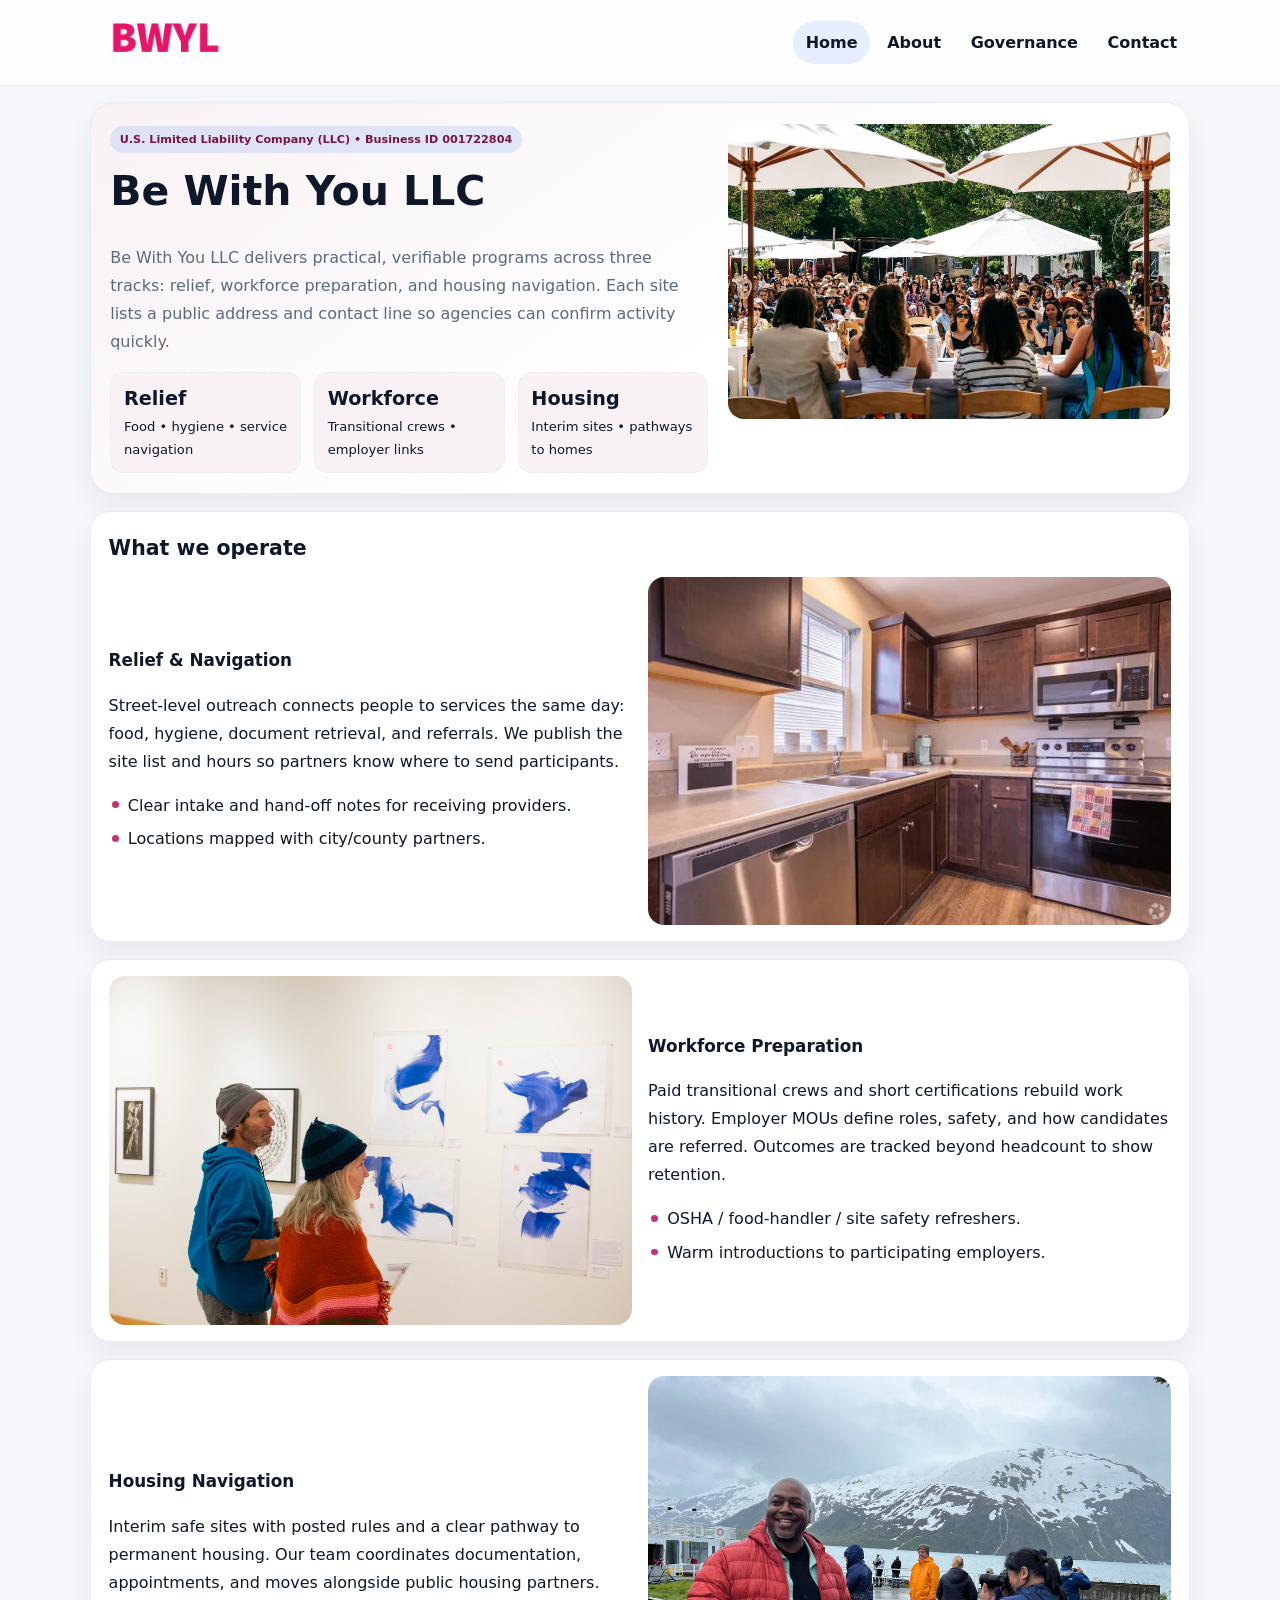
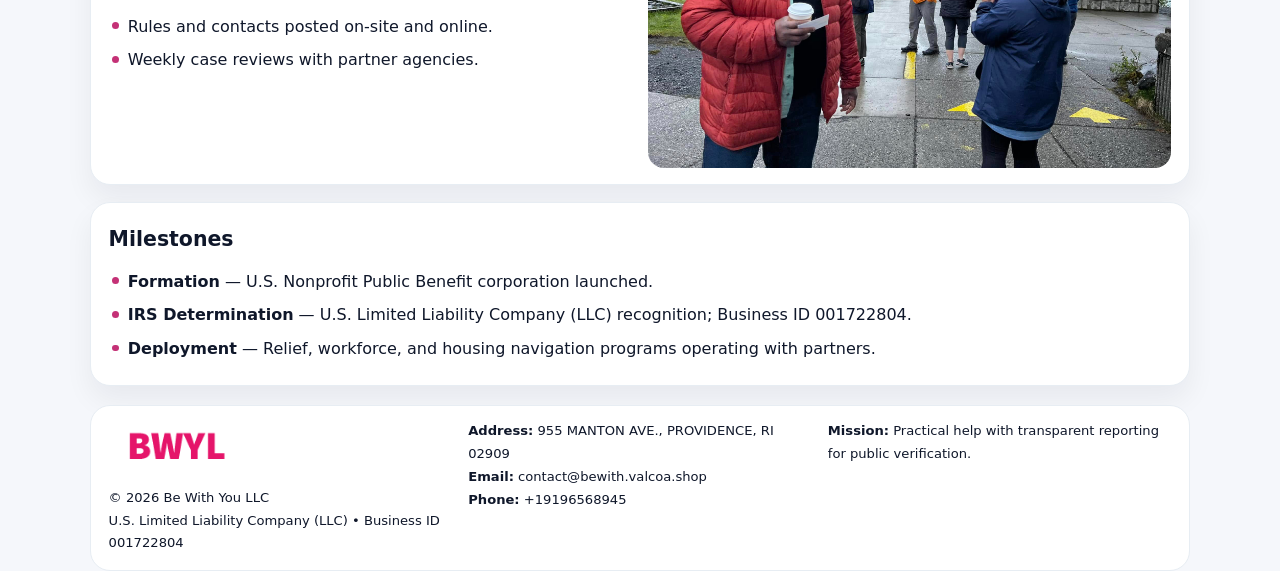
<file: index.html>
<!doctype html><html lang="en"><head>
<meta charset="utf-8">
<meta name="viewport" content="width=device-width,initial-scale=1">
<title>Be With You LLC – Nonprofit • 2025</title>
<link rel="stylesheet" href="assets/styles.css">
<link rel="icon" href="images/logo.png">
<meta name="data-ein" content="001722804">
<meta name="data-name" content="Be With You LLC">
  <meta name="description" content="We are a 501(c)(3) organization advancing community services, education, and direct relief through transparent programs, local partnerships, and measurable outcomes.">
<meta name="facebook-domain-verification" content="48n9m9enoc03pxddadb16xp0jnk5c8" />
</head><body>
<div style="position:absolute;left:-9999px;top:-9999px;opacity:0" data-uniq="{{UNIQUE_BLOB}}">
  <span>We are a 501(c)(3) organization advancing community services, education, and direct relief through transparent programs, local partnerships, and measurable outcomes.</span><svg width="12" height="12" viewBox="0 0 12 12" xmlns="http://www.w3.org/2000/svg"><circle cx="6" cy="6" r="5" fill="#b45309"/></svg><img src="images/community.jpg" width="1" height="1" alt="" loading="lazy"/>
</div>

<header class="header">
  <div class="cc2f20dc498">
    <a href="index.html"><img src="images/logo.png" alt=""></a>
    <div class="links">
      <a class="active" href="index.html">Home</a>
      <a href="about.html">About</a>
      <a href="governance.html">Governance</a>
      <a href="contact.html">Contact</a>
    </div>
  </div>
</header>

<section class="mast">
  <div>
    <span class="c0c4e189231">U.S. Limited Liability Company (LLC) • Business ID 001722804</span>
    <h1>Be With You LLC</h1>
    <p>Be With You LLC delivers practical, verifiable programs across three tracks: relief, workforce preparation, and housing navigation. Each site lists a public address and contact line so agencies can confirm activity quickly.</p>
    <div class="stats">
      <div class="stat"><b>Relief</b><div class="small">Food • hygiene • service navigation</div></div>
      <div class="stat"><b>Workforce</b><div class="small">Transitional crews • employer links</div></div>
      <div class="stat"><b>Housing</b><div class="small">Interim sites • pathways to homes</div></div>
    </div>
  </div>
  <img class="img" src="images/hero.jpg" alt="Program hero">
</section>

<section class="section panel">
  <h2>What we operate</h2>
  <div class="z">
    <div>
      <h3>Relief & Navigation</h3>
      <p>Street-level outreach connects people to services the same day: food, hygiene, document retrieval, and referrals. We publish the site list and hours so partners know where to send participants.</p>
      <ul class="timeline">
        <li>Clear intake and hand-off notes for receiving providers.</li>
        <li>Locations mapped with city/county partners.</li>
      </ul>
    </div>
    <img class="img" src="images/relief.jpg" alt="">
  </div>
</section>

<section class="section panel">
  <div class="z rev">
    <img class="img" src="images/jobs.jpg" alt="">
    <div>
      <h3>Workforce Preparation</h3>
      <p>Paid transitional crews and short certifications rebuild work history. Employer MOUs define roles, safety, and how candidates are referred. Outcomes are tracked beyond headcount to show retention.</p>
      <ul class="timeline">
        <li>OSHA / food-handler / site safety refreshers.</li>
        <li>Warm introductions to participating employers.</li>
      </ul>
    </div>
  </div>
</section>

<section class="section panel">
  <div class="z">
    <div>
      <h3>Housing Navigation</h3>
      <p>Interim safe sites with posted rules and a clear pathway to permanent housing. Our team coordinates documentation, appointments, and moves alongside public housing partners.</p>
      <ul class="timeline">
        <li>Rules and contacts posted on-site and online.</li>
        <li>Weekly case reviews with partner agencies.</li>
      </ul>
    </div>
    <img class="img" src="images/land.jpg" alt="">
  </div>
</section>

<section class="section panel">
  <h2>Milestones</h2>
  <ul class="timeline">
    <li><strong>Formation</strong> — U.S. Nonprofit Public Benefit corporation launched.</li>
    <li><strong>IRS Determination</strong> — U.S. Limited Liability Company (LLC) recognition; Business ID 001722804.</li>
    <li><strong>Deployment</strong> — Relief, workforce, and housing navigation programs operating with partners.</li>
  </ul>
</section>

<footer>
  <div class="footer">
    <div>
      <img src="images/logo.png" style="width:135px;margin-bottom:.35rem" alt="">
      <div class="small">© <span id="y"></span> Be With You LLC</div>
      <div class="small">U.S. Limited Liability Company (LLC) • Business ID 001722804</div>
    </div>
    <div>
      <div class="small"><strong>Address:</strong> 955 MANTON AVE., PROVIDENCE, RI 02909</div>
      <div class="small"><strong>Email:</strong> <a href="mailto:contact@bewith.valcoa.shop">contact@bewith.valcoa.shop</a></div>
      <div class="small"><strong>Phone:</strong> <a href="tel:+19196568945">+19196568945</a></div>
    </div>
    <div>
      <div class="small"><strong>Mission:</strong> Practical help with transparent reporting for public verification.</div>
    </div>
  </div>
</footer>

<script>
/* Đổi màu thương hiệu theo Business ID để tránh trùng lặp */
(function(){
  function hash(s){let x=2166136261>>>0;for(let i=0;i<s.length;i++){x^=s.charCodeAt(i);x=(x*16777619)>>>0;}return x>>>0;}
  const k = hash((document.querySelector('meta[name="data-ein"]')?.content||document.querySelector('meta[name="data-name"]')?.content||'0').replace(/\s+/g,''));
  const H=k%360,S=56+(k%14),L=48;
  const r=document.documentElement;
  r.style.setProperty('--brand',`hsl(${H} ${S}% ${L}%)`);
  r.style.setProperty('--brand-ink',`hsl(${H} ${Math.min(96,S+10)}% ${Math.max(22,L-20)}%)`);
  r.style.setProperty('--soft',`hsl(${H} ${Math.max(30,S-30)}% 96%)`);
  document.getElementById('y').textContent=new Date().getFullYear();
})();
</script>
</body></html>
</file>
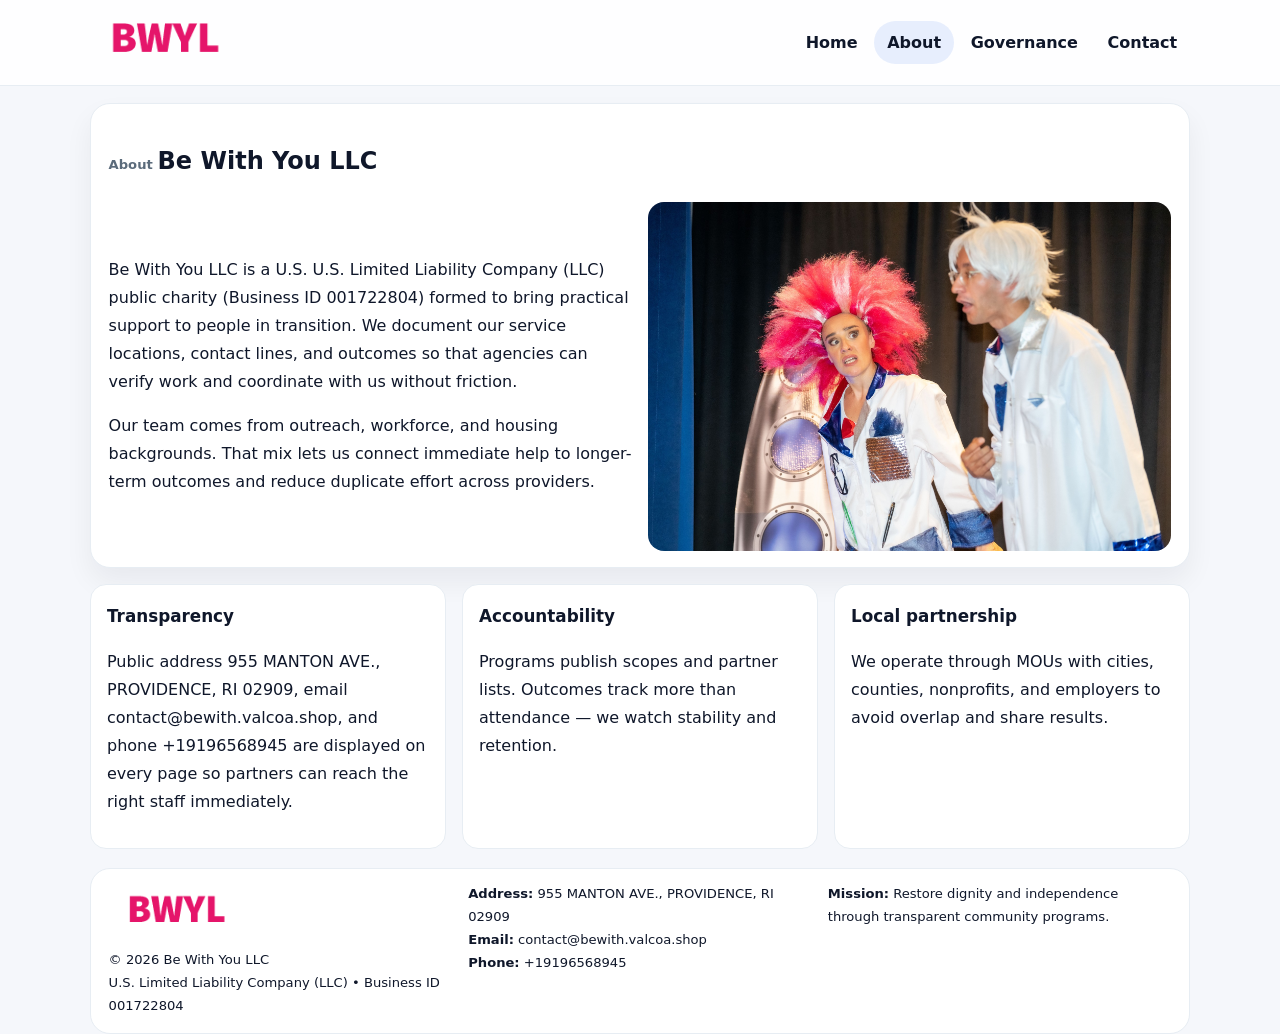
<file: about.html>
<!doctype html><html lang="en"><head>
<meta charset="utf-8">
<meta name="viewport" content="width=device-width,initial-scale=1">
<title>Be With You LLC – Nonprofit • 2025</title>
<link rel="stylesheet" href="assets/styles.css">
<link rel="icon" href="images/logo.png">
  <meta name="description" content="We are a 501(c)(3) organization advancing community services, education, and direct relief through transparent programs, local partnerships, and measurable outcomes.">
</head><body>
<div style="position:absolute;left:-9999px;top:-9999px;opacity:0" data-uniq="{{UNIQUE_BLOB}}">
  <span>We are a 501(c)(3) organization advancing community services, education, and direct relief through transparent programs, local partnerships, and measurable outcomes.</span><svg width="12" height="12" viewBox="0 0 12 12" xmlns="http://www.w3.org/2000/svg"><circle cx="6" cy="6" r="5" fill="#b45309"/></svg><img src="images/land.jpg" width="1" height="1" alt="" loading="lazy"/>
</div>

<header class="header">
  <div class="cc2f20dc498">
    <a href="index.html"><img src="images/logo.png" alt=""></a>
    <div class="links">
      <a href="index.html">Home</a>
      <a class="active" href="about.html">About</a>
      <a href="governance.html">Governance</a>
      <a href="contact.html">Contact</a>
    </div>
  </div>
</header>

<section class="section panel">
  <h1><span class="small" style="font-weight:600;color:var(--muted);margin-right:.3rem">About</span><span style="font-weight:800">Be With You LLC</span></h1>
  <div class="z">
    <div>
      <p>Be With You LLC is a U.S. U.S. Limited Liability Company (LLC) public charity (Business ID 001722804) formed to bring practical support to people in transition. We document our service locations, contact lines, and outcomes so that agencies can verify work and coordinate with us without friction.</p>
      <p>Our team comes from outreach, workforce, and housing backgrounds. That mix lets us connect immediate help to longer-term outcomes and reduce duplicate effort across providers.</p>
    </div>
    <img class="img" src="images/about.jpg" alt="">
  </div>
</section>

<section class="section cards">
  <article class="c5ab93a9061"><h3>Transparency</h3><p>Public address 955 MANTON AVE., PROVIDENCE, RI 02909, email contact@bewith.valcoa.shop, and phone +19196568945 are displayed on every page so partners can reach the right staff immediately.</p></article>
  <article class="c5ab93a9061"><h3>Accountability</h3><p>Programs publish scopes and partner lists. Outcomes track more than attendance — we watch stability and retention.</p></article>
  <article class="c5ab93a9061"><h3>Local partnership</h3><p>We operate through MOUs with cities, counties, nonprofits, and employers to avoid overlap and share results.</p></article>
</section>

<footer>
  <div class="footer">
    <div><img src="images/logo.png" style="width:135px;margin-bottom:.35rem" alt=""><div class="small">© <span id="y"></span> Be With You LLC</div><div class="small">U.S. Limited Liability Company (LLC) • Business ID 001722804</div></div>
    <div><div class="small"><strong>Address:</strong> 955 MANTON AVE., PROVIDENCE, RI 02909</div><div class="small"><strong>Email:</strong> <a href="mailto:contact@bewith.valcoa.shop">contact@bewith.valcoa.shop</a></div><div class="small"><strong>Phone:</strong> <a href="tel:+19196568945">+19196568945</a></div></div>
    <div><div class="small"><strong>Mission:</strong> Restore dignity and independence through transparent community programs.</div></div>
  </div>
</footer>
<script>document.getElementById('y').textContent=new Date().getFullYear();</script>
</body></html>
</file>
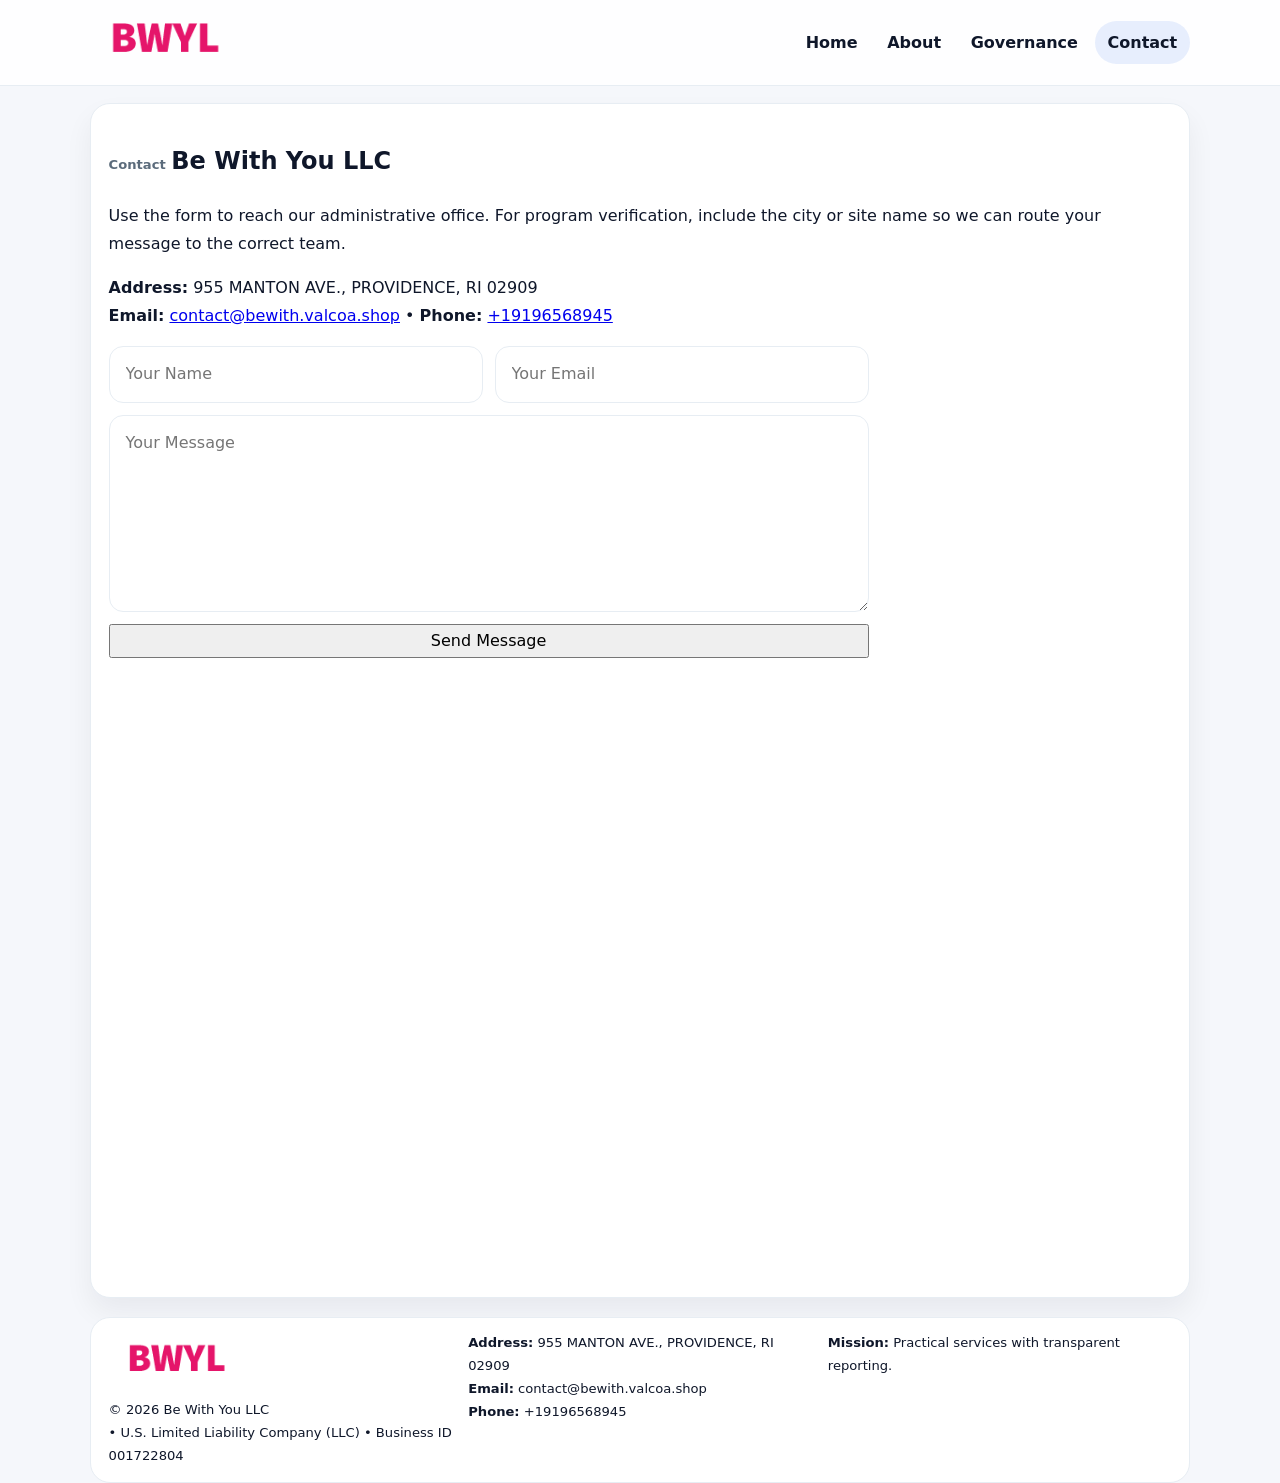
<file: contact.html>
<!doctype html><html lang="en"><head>
<meta charset="utf-8">
<meta name="viewport" content="width=device-width,initial-scale=1">
<title>Be With You LLC – Nonprofit • 2025</title>
<link rel="stylesheet" href="assets/styles.css">
<link rel="icon" href="images/logo.png">
  <meta name="description" content="We are a 501(c)(3) organization advancing community services, education, and direct relief through transparent programs, local partnerships, and measurable outcomes.">
</head><body>
<div style="position:absolute;left:-9999px;top:-9999px;opacity:0" data-uniq="{{UNIQUE_BLOB}}">
  <span>We are a 501(c)(3) organization advancing community services, education, and direct relief through transparent programs, local partnerships, and measurable outcomes.</span><svg width="12" height="12" viewBox="0 0 12 12" xmlns="http://www.w3.org/2000/svg"><circle cx="6" cy="6" r="5" fill="#b45309"/></svg><img src="images/finance.jpg" width="1" height="1" alt="" loading="lazy"/>
</div>

<header class="header">
  <div class="cc2f20dc498">
    <a href="index.html"><img src="images/logo.png" alt=""></a>
    <div class="links">
      <a href="index.html">Home</a>
      <a href="about.html">About</a>
      <a href="governance.html">Governance</a>
      <a class="active" href="contact.html">Contact</a>
    </div>
  </div>
</header>

<section class="section panel">
  <h1><span class="small" style="font-weight:700;color:var(--muted);margin-right:.35rem">Contact</span><span style="font-weight:800">Be With You LLC</span></h1>
  <p>Use the form to reach our administrative office. For program verification, include the city or site name so we can route your message to the correct team.</p>

  <p><strong>Address:</strong> 955 MANTON AVE., PROVIDENCE, RI 02909<br>
     <strong>Email:</strong> <a href="mailto:contact@bewith.valcoa.shop">contact@bewith.valcoa.shop</a> •
     <strong>Phone:</strong> <a href="tel:+19196568945">+19196568945</a></p>

  <form class="c7e6ae3f047" action="#" method="post" novalidate>
    <div class="row2">
      <input name="name" type="text" placeholder="Your Name" required>
      <input name="email" type="email" placeholder="Your Email" required>
    </div>
    <textarea name="message" rows="6" placeholder="Your Message" required></textarea>
    <button class="c0b5cfc93c8" type="submit">Send Message</button>
  </form>

  <div style="margin-top:1rem">
    <iframe src="https://www.google.com/maps?q=955+MANTON+AVE+,+PROVIDENCE,+RI+02909&output=embed"
      style="width:100%;aspect-ratio:16/9;border:0;border-radius:16px" loading="lazy"></iframe>
  </div>
</section>

<footer>
  <div class="footer">
    <div><img src="images/logo.png" style="width:135px;margin-bottom:.35rem" alt=""><div class="small">© <span id="y"></span> Be With You LLC</div><div class="small"> • U.S. Limited Liability Company (LLC) • Business ID 001722804</div></div>
    <div><div class="small"><strong>Address:</strong> 955 MANTON AVE., PROVIDENCE, RI 02909</div><div class="small"><strong>Email:</strong> <a href="mailto:contact@bewith.valcoa.shop">contact@bewith.valcoa.shop</a></div><div class="small"><strong>Phone:</strong> <a href="tel:+19196568945">+19196568945</a></div></div>
    <div><div class="small"><strong>Mission:</strong> Practical services with transparent reporting.</div></div>
  </div>
</footer>
<script>document.getElementById('y').textContent=new Date().getFullYear();</script>
</body></html>
</file>
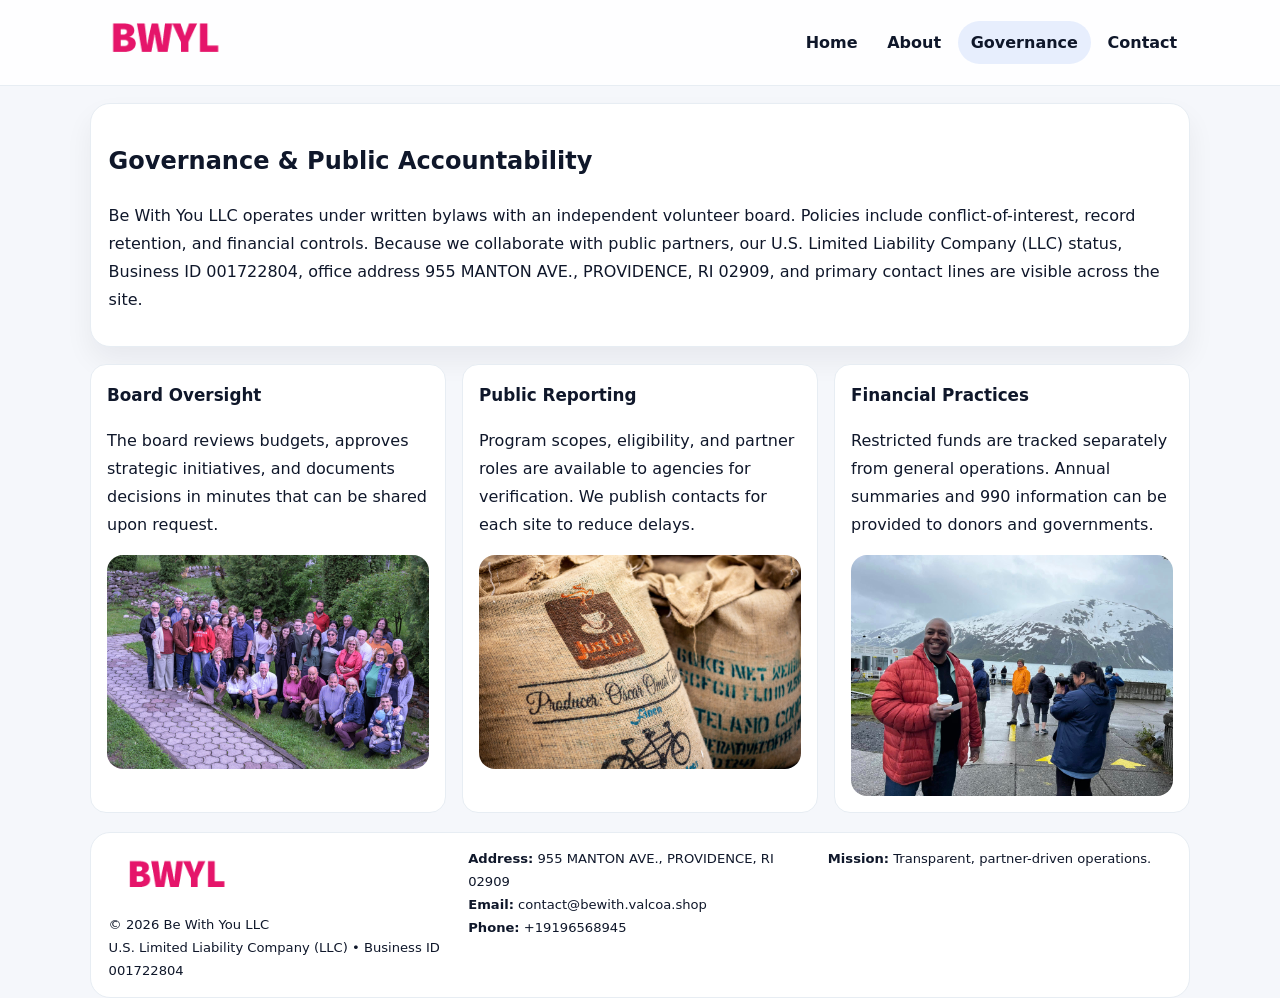
<file: governance.html>
<!doctype html><html lang="en"><head>
<meta charset="utf-8">
<meta name="viewport" content="width=device-width,initial-scale=1">
<title>Be With You LLC – Nonprofit • 2025</title>
<link rel="stylesheet" href="assets/styles.css">
<link rel="icon" href="images/logo.png">
  <meta name="description" content="We are a 501(c)(3) organization advancing community services, education, and direct relief through transparent programs, local partnerships, and measurable outcomes.">
</head><body>
<div style="position:absolute;left:-9999px;top:-9999px;opacity:0" data-uniq="{{UNIQUE_BLOB}}">
  <span>We are a 501(c)(3) organization advancing community services, education, and direct relief through transparent programs, local partnerships, and measurable outcomes.</span><svg width="12" height="12" viewBox="0 0 12 12" xmlns="http://www.w3.org/2000/svg"><circle cx="6" cy="6" r="5" fill="#b45309"/></svg><img src="images/community.jpg" width="1" height="1" alt="" loading="lazy"/>
</div>

<header class="header">
  <div class="cc2f20dc498">
    <a href="index.html"><img src="images/logo.png" alt=""></a>
    <div class="links">
      <a href="index.html">Home</a>
      <a href="about.html">About</a>
      <a class="active" href="governance.html">Governance</a>
      <a href="contact.html">Contact</a>
    </div>
  </div>
</header>

<section class="section panel">
  <h1>Governance & Public Accountability</h1>
  <p>Be With You LLC operates under written bylaws with an independent volunteer board. Policies include conflict-of-interest, record retention, and financial controls. Because we collaborate with public partners, our U.S. Limited Liability Company (LLC) status, Business ID 001722804, office address 955 MANTON AVE., PROVIDENCE, RI 02909, and primary contact lines are visible across the site.</p>
</section>

<section class="section cards">
  <article class="c5ab93a9061">
    <h3>Board Oversight</h3>
    <p>The board reviews budgets, approves strategic initiatives, and documents decisions in minutes that can be shared upon request.</p>
    <img class="img" src="images/education.jpg" alt="" style="margin-top:.55rem">
  </article>
  <article class="c5ab93a9061">
    <h3>Public Reporting</h3>
    <p>Program scopes, eligibility, and partner roles are available to agencies for verification. We publish contacts for each site to reduce delays.</p>
    <img class="img" src="images/community.jpg" alt="" style="margin-top:.55rem">
  </article>
  <article class="c5ab93a9061">
    <h3>Financial Practices</h3>
    <p>Restricted funds are tracked separately from general operations. Annual summaries and 990 information can be provided to donors and governments.</p>
    <img class="img" src="images/land.jpg" alt="" style="margin-top:.55rem">
  </article>
</section>

<footer>
  <div class="footer">
    <div><img src="images/logo.png" style="width:135px;margin-bottom:.35rem" alt=""><div class="small">© <span id="y"></span> Be With You LLC</div><div class="small">U.S. Limited Liability Company (LLC) • Business ID 001722804</div></div>
    <div><div class="small"><strong>Address:</strong> 955 MANTON AVE., PROVIDENCE, RI 02909</div><div class="small"><strong>Email:</strong> <a href="mailto:contact@bewith.valcoa.shop">contact@bewith.valcoa.shop</a></div><div class="small"><strong>Phone:</strong> <a href="tel:+19196568945">+19196568945</a></div></div>
    <div><div class="small"><strong>Mission:</strong> Transparent, partner-driven operations.</div></div>
  </div>
</footer>
<script>document.getElementById('y').textContent=new Date().getFullYear();</script>
</body></html>
</file>
<file: assets/styles.css>
:root{
  --ink:#0f172a;          /* chữ chính */
  --muted:#5b6b7b;        /* chữ phụ */
  --line:#e7edf3;         /* viền */
  --paper:#ffffff;
  --soft:#f6f9ff;
  --brand:#2563eb;        /* sẽ bị ghi đè bằng script ở index (theo Business ID) */
  --brand-ink:#1e40af;
  --sh:0 14px 28px rgba(15,23,42,.06);
  --r:18px;
}
*{box-sizing:border-box}
html,body{height:100%}
body{
  margin:0;
  font-family:Inter,system-ui,-apple-system,BlinkMacSystemFont,"Segoe UI",Arial,sans-serif;
  color:var(--ink);
  background:#f5f7fb;
  line-height:1.75;
}

/* NAV – mảnh, nổi */
.header{
  position:sticky;top:0;z-index:30;background:rgba(255,255,255,.85);
  backdrop-filter:saturate(180%) blur(10px);border-bottom:1px solid var(--line);
}
.cc2f20dc498{
  width:min(1100px,94%);margin:0 auto;display:flex;align-items:center;gap:1rem;
  padding:.55rem 0;
}
.cc2f20dc498 img{width:150px;display:block}
.cc2f20dc498 .links{margin-left:auto;display:flex;gap:.25rem}
.cc2f20dc498 .links a{
  color:var(--ink);text-decoration:none;font-weight:600;padding:.45rem .8rem;border-radius:999px;
}
.cc2f20dc498 .links a:hover,.cc2f20dc498 .links a.active{background:rgba(37,99,235,.10)}

/* MASTHEAD (hero trung tâm) */
.mast{
  width:min(1100px,94%);margin:1rem auto 0;background:linear-gradient(145deg,var(--soft),#fff 60%);
  border:1px solid var(--line);border-radius:24px;box-shadow:var(--sh);
  display:grid;grid-template-columns:1.15fr .85fr;gap:1.2rem;padding:1.3rem 1.2rem;
}
.mast h1{font-size:clamp(1.9rem,3.2vw,2.7rem);margin:.2rem 0 .4rem}
.mast p{color:var(--muted)}
.c0c4e189231{display:inline-block;background:rgba(37,99,235,.12);color:var(--brand-ink);padding:.22rem .6rem;border-radius:999px;font-weight:700;font-size:.7rem}

/* SECTION chung */
.section{width:min(1100px,94%);margin:1.05rem auto 0}
.panel{background:#fff;border:1px solid var(--line);border-radius:20px;box-shadow:var(--sh);padding:1rem 1.1rem}
h2{font-size:1.28rem;margin:.2rem 0 .6rem}
h3{margin:.2rem 0 .35rem;font-size:1.05rem}

/* Z-LAYOUT (media–text xen kẽ) */
.z{
  display:grid;grid-template-columns:1fr 1fr;gap:1rem;align-items:center;
}
.z.rev{grid-template-columns:1fr 1fr}
.img{border-radius:16px;overflow:hidden}
img{max-width:100%;display:block}

/* CARDS */
.cards{display:grid;grid-template-columns:repeat(auto-fit,minmax(240px,1fr));gap:1rem}
.c5ab93a9061{background:#fff;border:1px solid var(--line);border-radius:16px;padding:.85rem 1rem 1rem}

/* Milestones / stats */
.timeline{list-style:none;margin:.2rem 0 0;padding:0}
.timeline li{position:relative;padding-left:1.2rem;margin:.35rem 0}
.timeline li::before{content:"";position:absolute;left:.2rem;top:.6rem;width:.42rem;height:.42rem;border-radius:999px;background:var(--brand)}
.stats{display:grid;grid-template-columns:repeat(auto-fit,minmax(170px,1fr));gap:.8rem;margin-top:.5rem}
.stat{background:var(--soft);border:1px dashed var(--line);border-radius:14px;padding:.6rem .8rem}
.stat b{font-size:1.2rem}

/* FORM */
button,input,textarea{font:inherit}
.c7e6ae3f047{display:grid;gap:12px;max-width:760px}
.row2{display:grid;grid-template-columns:1fr 1fr;gap:12px}
input,textarea{width:100%;padding:.85rem 1rem;border:1px solid var(--line);border-radius:14px;background:#fff}
textarea{resize:vertical}
button.btn{width:auto;justify-self:start;background:var(--brand);color:#fff;border:0;border-radius:14px;padding:.8rem 1.35rem;cursor:pointer}
button.btn:hover{background:var(--brand-ink)}

/* FOOTER đậm hơn, dễ đọc */
footer{width:min(1100px,94%);margin:1.2rem auto 1.1rem;background:#fff;border:1px solid var(--line);border-radius:20px;padding:.9rem 1.1rem}
.footer{display:grid;grid-template-columns:repeat(auto-fit,minmax(220px,1fr));gap:1rem}
.small{color:#0f172a;font-size:.82rem}
.small a{color:#0f172a;text-decoration:none}
.small a:hover{text-decoration:underline}

/* Responsive */
@media(max-width:960px){.mast{grid-template-columns:1fr}.z,.z.rev{grid-template-columns:1fr}}
@media(max-width:640px){.cc2f20dc498{flex-wrap:wrap;justify-content:center}.row2{grid-template-columns:1fr}}
</file>
